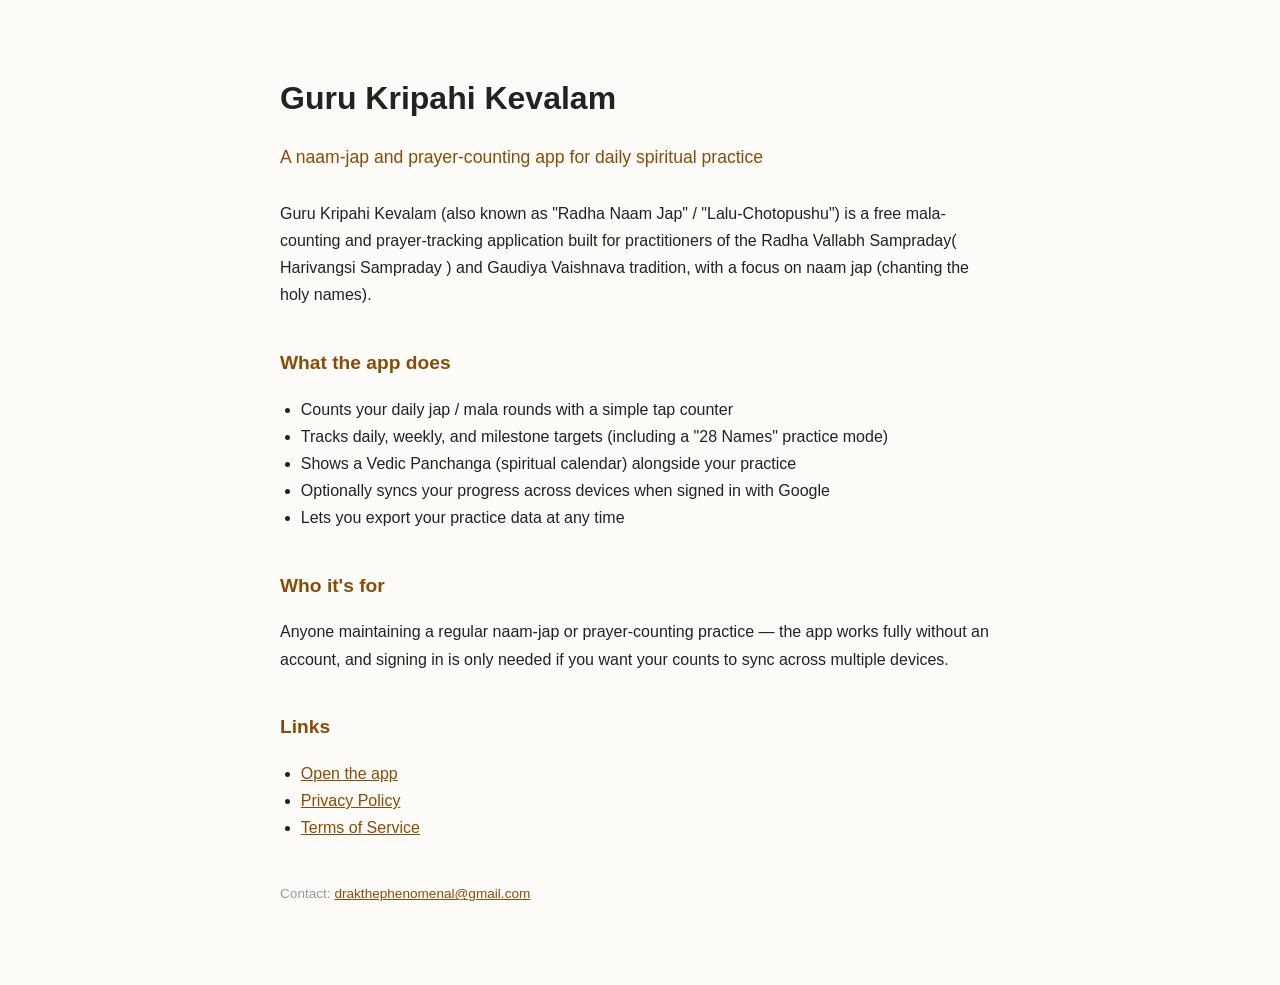
<file: about.html>
<!DOCTYPE html>
<html lang="en">
<head>
<meta charset="UTF-8">
<meta name="viewport" content="width=device-width, initial-scale=1.0">
<meta name="google-site-verification" content="5qcWZddxg55Rc_zXmVTXhZ077QbxYwyoKvj_GspqcXU" />
<title>Guru Kripahi Kevalam — Naam Jap & Prayer Counter</title>
<meta name="description" content="Guru Kripahi Kevalam (Radha Naam Jap) is a naam-jap and prayer-counting app for daily spiritual practice in the Gaudiya Vaishnava tradition.">
<meta property="og:type" content="website" />
<meta property="og:url" content="https://radharadharadha.vercel.app/" />
<meta property="og:title" content="Guru Kripahi Kevalam — Naam Jap & Prayer Counter" />
<meta property="og:description" content="A naam-jap and prayer-counting app for daily spiritual practice in the Gaudiya Vaishnava tradition." />
<meta property="og:image" content="https://radharadharadha.vercel.app/og-image.png" />
<meta name="twitter:card" content="summary_large_image" />
<meta name="twitter:title" content="Guru Kripahi Kevalam — Naam Jap & Prayer Counter" />
<meta name="twitter:description" content="A naam-jap and prayer-counting app for daily spiritual practice in the Gaudiya Vaishnava tradition." />
<meta name="twitter:image" content="https://radharadharadha.vercel.app/og-image.png" />
<style>
  body {
    font-family: -apple-system, BlinkMacSystemFont, "Segoe UI", Roboto, sans-serif;
    max-width: 720px;
    margin: 0 auto;
    padding: 50px 20px 80px;
    line-height: 1.7;
    color: #222;
    background: #fdfcf8;
  }
  h1 {
    font-size: 2em;
    margin-bottom: 0.1em;
  }
  .tagline {
    color: #8a4b08;
    font-size: 1.1em;
    margin-bottom: 1.5em;
  }
  h2 {
    font-size: 1.2em;
    margin-top: 2em;
    color: #8a4b08;
  }
  ul { padding-left: 1.3em; }
  a { color: #8a4b08; }
  footer {
    margin-top: 3em;
    font-size: 0.85em;
    color: #999;
  }
</style>
</head>
<body>
  <h1>Guru Kripahi Kevalam</h1>
  <p class="tagline">A naam-jap and prayer-counting app for daily spiritual practice</p>

  <p>Guru Kripahi Kevalam (also known as "Radha Naam Jap" / "Lalu-Chotopushu")
  is a free mala-counting and prayer-tracking application built for practitioners
  of the Radha Vallabh Sampraday( Harivangsi Sampraday ) and Gaudiya Vaishnava tradition, with a focus on naam jap (chanting the
  holy names).</p>

  <h2>What the app does</h2>
  <ul>
    <li>Counts your daily jap / mala rounds with a simple tap counter</li>
    <li>Tracks daily, weekly, and milestone targets (including a "28 Names"
      practice mode)</li>
    <li>Shows a Vedic Panchanga (spiritual calendar) alongside your practice</li>
    <li>Optionally syncs your progress across devices when signed in with
      Google</li>
    <li>Lets you export your practice data at any time</li>
  </ul>

  <h2>Who it's for</h2>
  <p>Anyone maintaining a regular naam-jap or prayer-counting practice —
  the app works fully without an account, and signing in is only needed
  if you want your counts to sync across multiple devices.</p>

  <h2>Links</h2>
  <ul>
    <li><a href="https://radharadharadha.vercel.app">Open the app</a></li>
    <li><a href="https://radharadharadha.vercel.app/privacy.html">Privacy Policy</a></li>
    <li><a href="https://radharadharadha.vercel.app/terms.html">Terms of Service</a></li>
  </ul>

  <footer>
    Contact: <a href="mailto:drakthephenomenal@gmail.com">drakthephenomenal@gmail.com</a>
  </footer>
</body>
</html>
</file>
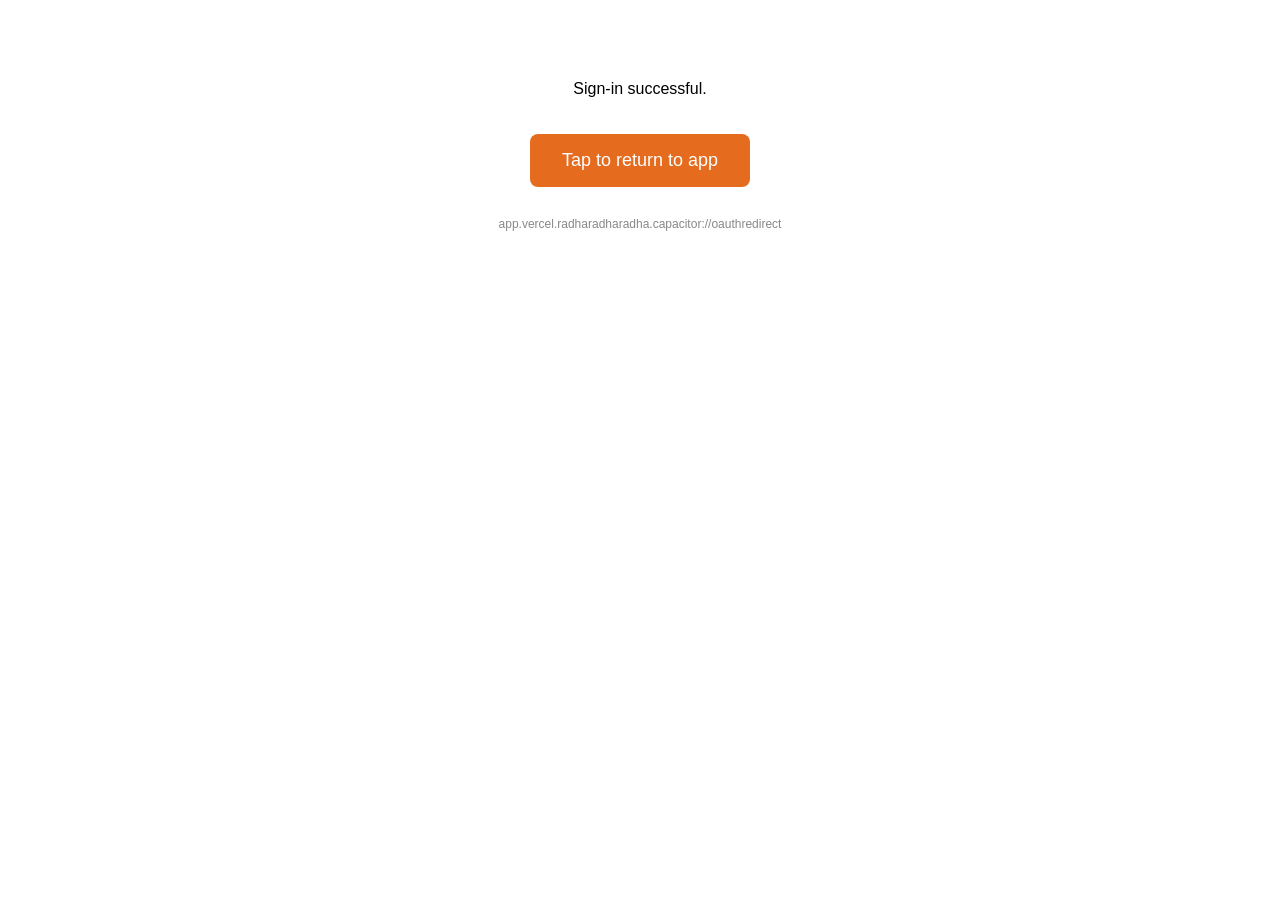
<file: oauthredirect.html>
<!DOCTYPE html>
<html>
<head>
<meta charset="utf-8">
<meta name="viewport" content="width=device-width, initial-scale=1">
<title>Signing you in</title>
<style>
  body { font-family: sans-serif; text-align: center; margin-top: 80px; }
  button.btn {
    display: inline-block; padding: 16px 32px; font-size: 18px;
    background: #E56B1F; color: white; border: none; border-radius: 8px;
    margin-top: 20px;
  }
  #debug { margin-top: 30px; font-size: 12px; color: #888; word-break: break-all; padding: 0 20px; }
</style>
</head>
<body>
<p>Sign-in successful.</p>
<button class="btn" onclick="goToApp()">Tap to return to app</button>
<div id="debug"></div>
<script>
  var params = window.location.search + window.location.hash;
  var target = "app.vercel.radharadharadha.capacitor://oauthredirect" + params;
  document.getElementById("debug").textContent = target;
  function goToApp() {
    window.location.href = target;
  }
  setTimeout(goToApp, 400);
</script>
</body>
</html>
</file>
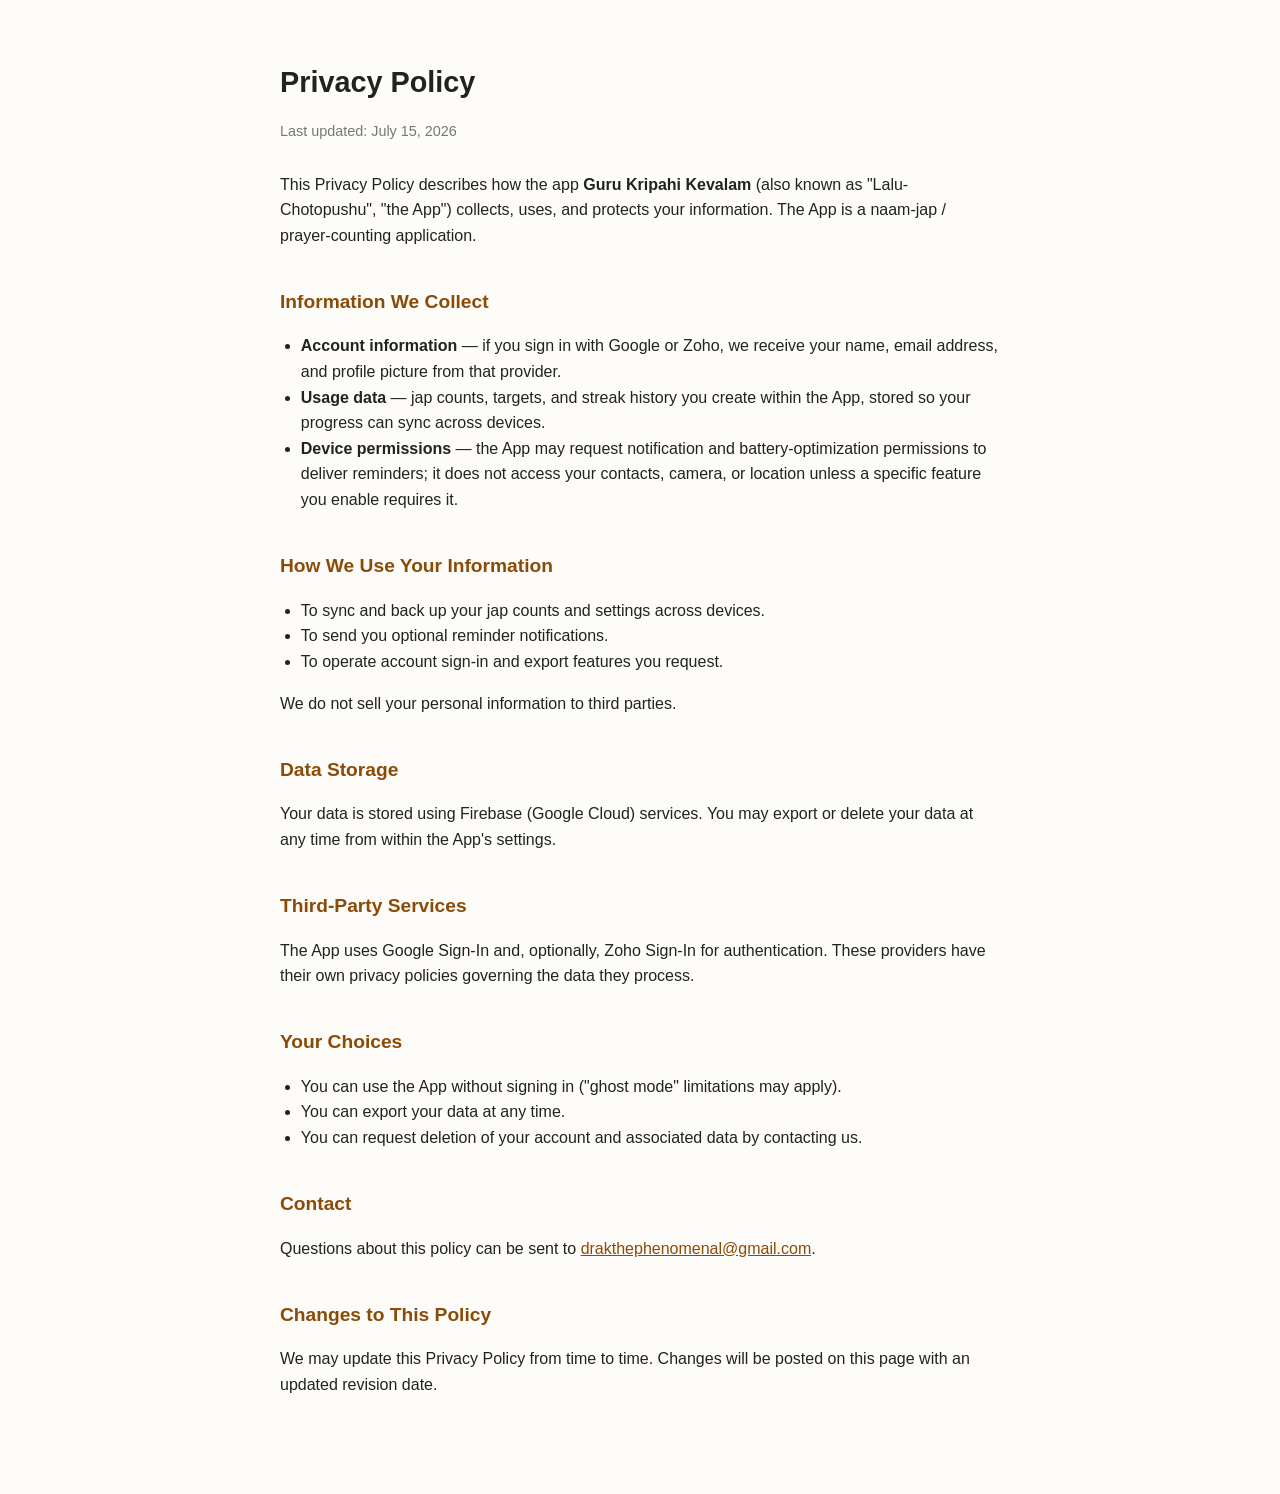
<file: privacy.html>
<!DOCTYPE html>
<html lang="en">
<head>
<meta charset="UTF-8">
<meta name="viewport" content="width=device-width, initial-scale=1.0">
<title>Privacy Policy — Guru Kripahi Kevalam</title>
<style>
  body {
    font-family: -apple-system, BlinkMacSystemFont, "Segoe UI", Roboto, sans-serif;
    max-width: 720px;
    margin: 0 auto;
    padding: 40px 20px 80px;
    line-height: 1.6;
    color: #222;
    background: #fdfcf8;
  }
  h1 {
    font-size: 1.8em;
    margin-bottom: 0.2em;
  }
  .updated {
    color: #777;
    font-size: 0.9em;
    margin-bottom: 2em;
  }
  h2 {
    font-size: 1.2em;
    margin-top: 2em;
    color: #8a4b08;
  }
  a { color: #8a4b08; }
  ul { padding-left: 1.3em; }
</style>
</head>
<body>
  <h1>Privacy Policy</h1>
  <p class="updated">Last updated: July 15, 2026</p>

  <p>This Privacy Policy describes how the app <strong>Guru Kripahi Kevalam</strong>
  (also known as "Lalu-Chotopushu", "the App") collects, uses, and protects your
  information. The App is a naam-jap / prayer-counting application.</p>

  <h2>Information We Collect</h2>
  <ul>
    <li><strong>Account information</strong> — if you sign in with Google or Zoho,
      we receive your name, email address, and profile picture from that provider.</li>
    <li><strong>Usage data</strong> — jap counts, targets, and streak history you
      create within the App, stored so your progress can sync across devices.</li>
    <li><strong>Device permissions</strong> — the App may request notification and
      battery-optimization permissions to deliver reminders; it does not access your
      contacts, camera, or location unless a specific feature you enable requires it.</li>
  </ul>

  <h2>How We Use Your Information</h2>
  <ul>
    <li>To sync and back up your jap counts and settings across devices.</li>
    <li>To send you optional reminder notifications.</li>
    <li>To operate account sign-in and export features you request.</li>
  </ul>
  <p>We do not sell your personal information to third parties.</p>

  <h2>Data Storage</h2>
  <p>Your data is stored using Firebase (Google Cloud) services. You may export
  or delete your data at any time from within the App's settings.</p>

  <h2>Third-Party Services</h2>
  <p>The App uses Google Sign-In and, optionally, Zoho Sign-In for authentication.
  These providers have their own privacy policies governing the data they process.</p>

  <h2>Your Choices</h2>
  <ul>
    <li>You can use the App without signing in ("ghost mode" limitations may apply).</li>
    <li>You can export your data at any time.</li>
    <li>You can request deletion of your account and associated data by contacting us.</li>
  </ul>

  <h2>Contact</h2>
  <p>Questions about this policy can be sent to
    <a href="mailto:drakthephenomenal@gmail.com">drakthephenomenal@gmail.com</a>.</p>

  <h2>Changes to This Policy</h2>
  <p>We may update this Privacy Policy from time to time. Changes will be posted
  on this page with an updated revision date.</p>
</body>
</html>
</file>
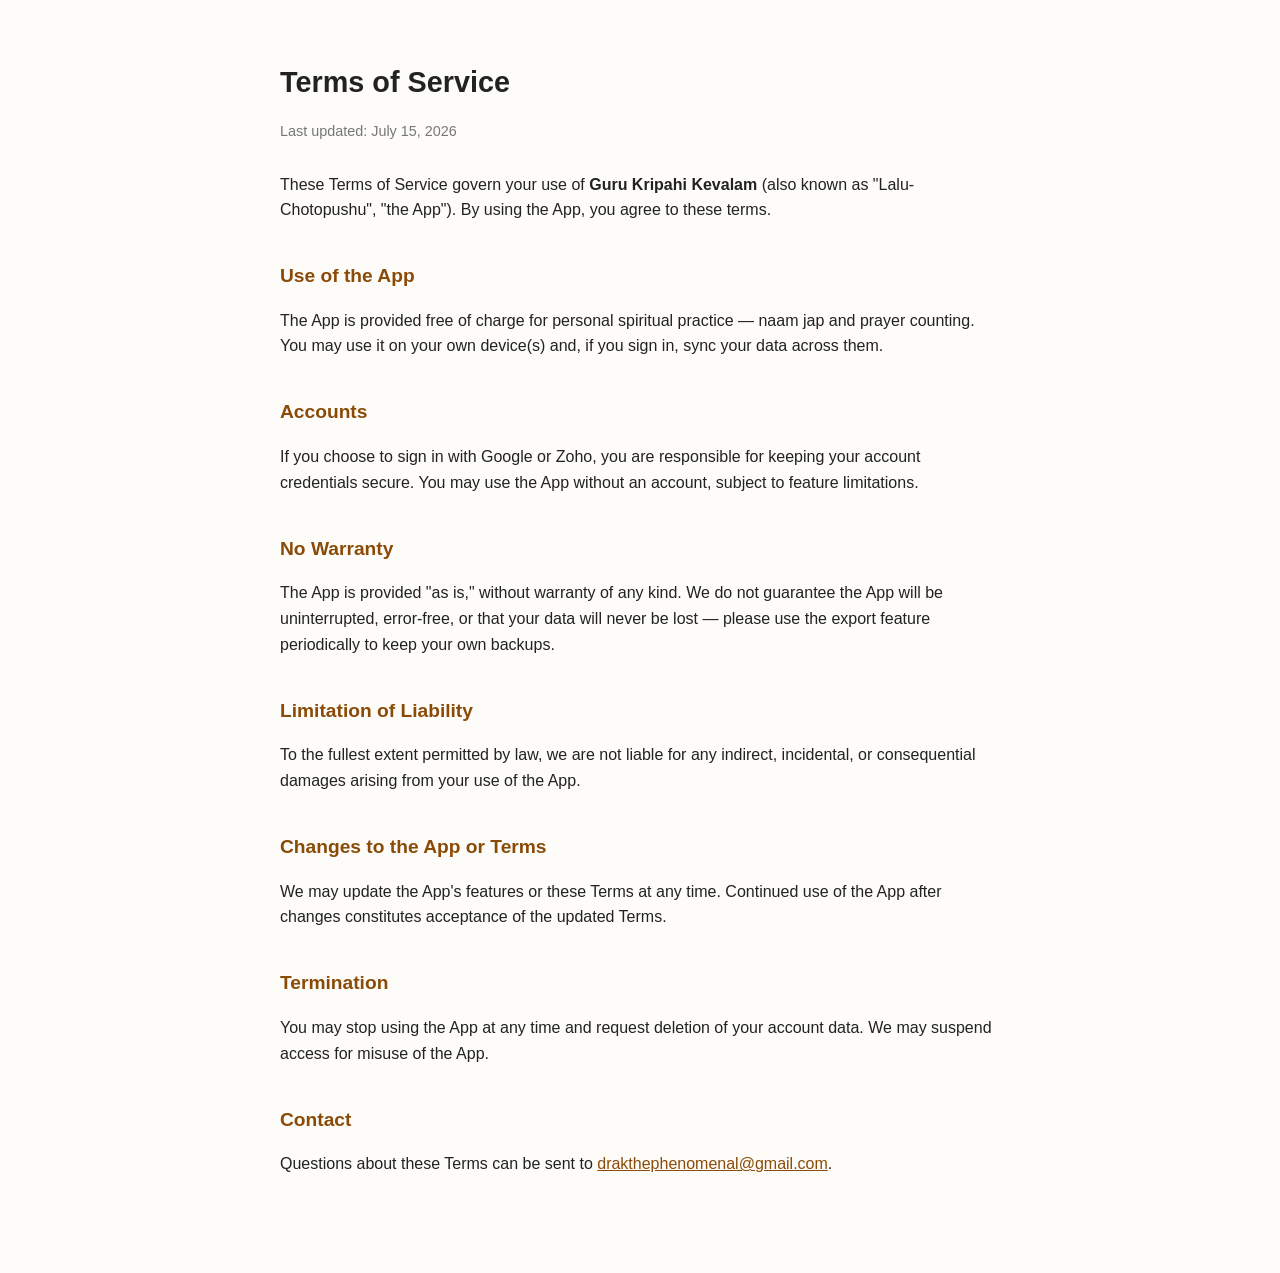
<file: terms.html>
<!DOCTYPE html>
<html lang="en">
<head>
<meta charset="UTF-8">
<meta name="viewport" content="width=device-width, initial-scale=1.0">
<title>Terms of Service — Guru Kripahi Kevalam</title>
<style>
  body {
    font-family: -apple-system, BlinkMacSystemFont, "Segoe UI", Roboto, sans-serif;
    max-width: 720px;
    margin: 0 auto;
    padding: 40px 20px 80px;
    line-height: 1.6;
    color: #222;
    background: #fdfcf8;
  }
  h1 {
    font-size: 1.8em;
    margin-bottom: 0.2em;
  }
  .updated {
    color: #777;
    font-size: 0.9em;
    margin-bottom: 2em;
  }
  h2 {
    font-size: 1.2em;
    margin-top: 2em;
    color: #8a4b08;
  }
  a { color: #8a4b08; }
  ul { padding-left: 1.3em; }
</style>
</head>
<body>
  <h1>Terms of Service</h1>
  <p class="updated">Last updated: July 15, 2026</p>

  <p>These Terms of Service govern your use of <strong>Guru Kripahi Kevalam</strong>
  (also known as "Lalu-Chotopushu", "the App"). By using the App, you agree to these
  terms.</p>

  <h2>Use of the App</h2>
  <p>The App is provided free of charge for personal spiritual practice — naam jap
  and prayer counting. You may use it on your own device(s) and, if you sign in,
  sync your data across them.</p>

  <h2>Accounts</h2>
  <p>If you choose to sign in with Google or Zoho, you are responsible for keeping
  your account credentials secure. You may use the App without an account, subject
  to feature limitations.</p>

  <h2>No Warranty</h2>
  <p>The App is provided "as is," without warranty of any kind. We do not guarantee
  the App will be uninterrupted, error-free, or that your data will never be lost —
  please use the export feature periodically to keep your own backups.</p>

  <h2>Limitation of Liability</h2>
  <p>To the fullest extent permitted by law, we are not liable for any indirect,
  incidental, or consequential damages arising from your use of the App.</p>

  <h2>Changes to the App or Terms</h2>
  <p>We may update the App's features or these Terms at any time. Continued use of
  the App after changes constitutes acceptance of the updated Terms.</p>

  <h2>Termination</h2>
  <p>You may stop using the App at any time and request deletion of your account
  data. We may suspend access for misuse of the App.</p>

  <h2>Contact</h2>
  <p>Questions about these Terms can be sent to
    <a href="mailto:drakthephenomenal@gmail.com">drakthephenomenal@gmail.com</a>.</p>
</body>
</html>
</file>
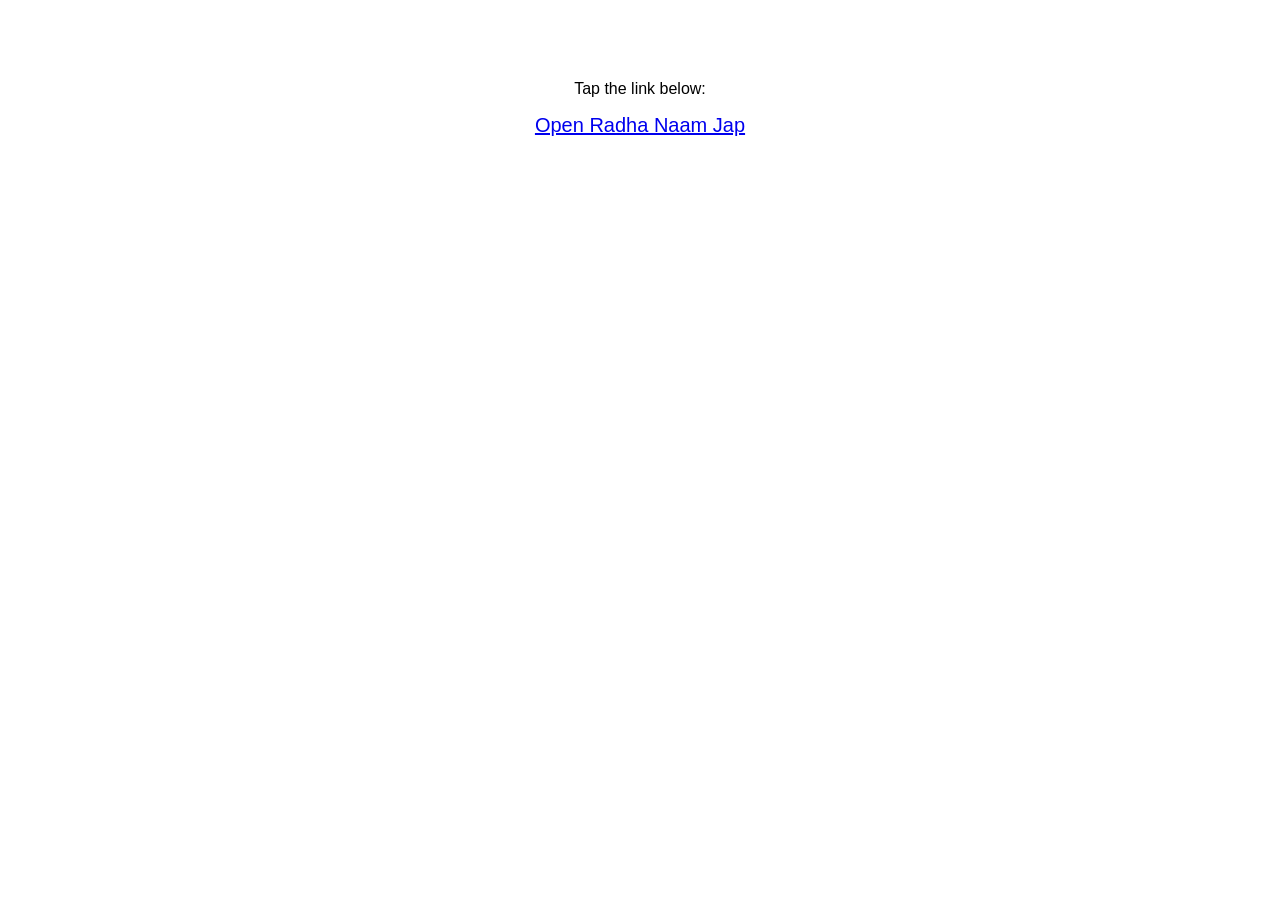
<file: testlink.html>
<!DOCTYPE html>
<html>
<body style="font-family:sans-serif;text-align:center;margin-top:80px;">
<p>Tap the link below:</p>
<a href="app.vercel.radharadharadha.capacitor://oauthredirect?test=1"
   style="font-size:20px;">Open Radha Naam Jap</a>
</body>
</html>
</file>
